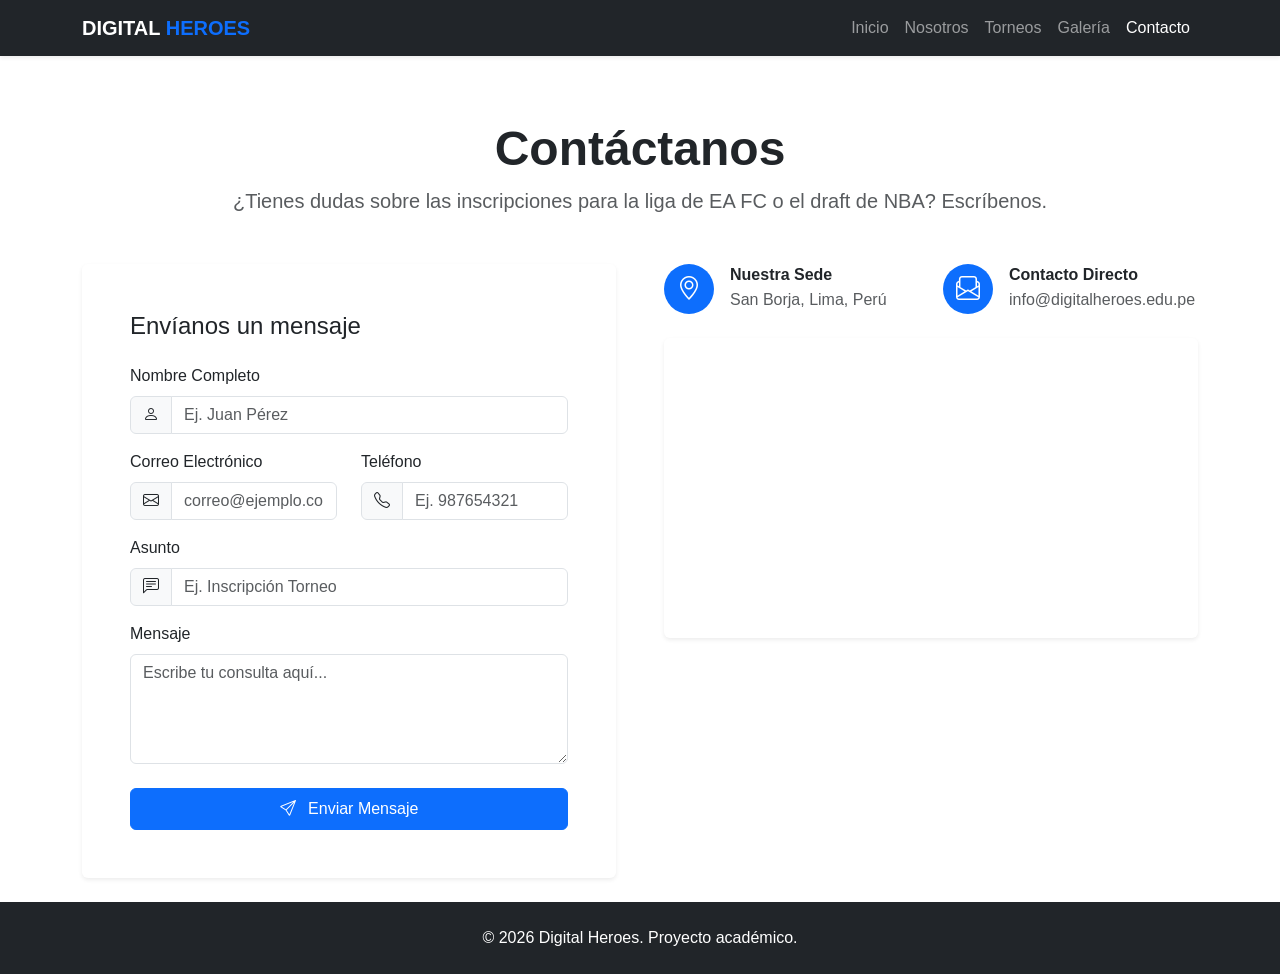
<file: contacto.html>
<!DOCTYPE html>
<html lang="es">
<head>
    <meta charset="UTF-8">
    <meta name="viewport" content="width=device-width, initial-scale=1.0">
    <title>Contacto | Digital Heroes</title>
    
    <!-- Bootstrap 5 CSS -->
    <link href="https://cdn.jsdelivr.net/npm/bootstrap@5.3.2/dist/css/bootstrap.min.css" rel="stylesheet">
    <!-- Bootstrap Icons -->
    <link rel="stylesheet" href="https://cdn.jsdelivr.net/npm/bootstrap-icons@1.11.1/font/bootstrap-icons.css">
    <!-- CSS Personalizado -->
    <link rel="stylesheet" href="css/style.css">
</head>
<body class="d-flex flex-column min-vh-100">


    <header>
        <nav class="navbar navbar-expand-lg navbar-dark bg-dark fixed-top shadow-sm">
            <div class="container">
                <a class="navbar-brand text-uppercase fw-bold" href="index.html">Digital <span class="text-primary">Heroes</span></a>
                <button class="navbar-toggler" type="button" data-bs-toggle="collapse" data-bs-target="#navbarNav" aria-controls="navbarNav" aria-expanded="false" aria-label="Toggle navigation">
                    <span class="navbar-toggler-icon"></span>
                </button>
                <div class="collapse navbar-collapse" id="navbarNav">
                    <ul class="navbar-nav ms-auto">
                        <li class="nav-item"><a class="nav-link" href="index.html">Inicio</a></li>
                        <li class="nav-item"><a class="nav-link" href="nosotros.html">Nosotros</a></li>
                        <li class="nav-item"><a class="nav-link" href="servicios.html">Torneos</a></li>
                        <li class="nav-item"><a class="nav-link" href="galeria.html">Galería</a></li>
                        <!-- Active en la página actual -->
                        <li class="nav-item"><a class="nav-link active" aria-current="page" href="contacto.html">Contacto</a></li>
                    </ul>
                </div>
            </div>
        </nav>
    </header>

    <!-- CONTENIDO PRINCIPAL -->
    <main class="flex-grow-1 mt-5 pt-5">
        <section class="container py-4">
            
            <div class="text-center mb-5 animate-fade-in">
                <h1 class="display-5 fw-bold">Contáctanos</h1>
                <p class="lead text-muted">¿Tienes dudas sobre las inscripciones para la liga de EA FC o el draft de NBA? Escríbenos.</p>
            </div>

            
            <div class="row g-5">
                
                
                <div class="col-lg-6">
                    <div class="card shadow-sm border-0 h-100">
                        <div class="card-body p-4 p-md-5">
                            <h2 class="h4 mb-4">Envíanos un mensaje</h2>
                            
                            
                            <form id="contactForm" class="needs-validation" novalidate>
                                
                                <!-- Input: Texto -->
                                <div class="mb-3">
                                    <label for="nombre" class="form-label">Nombre Completo</label>
                                    <div class="input-group has-validation">
                                        <span class="input-group-text"><i class="bi bi-person"></i></span>
                                        <input type="text" class="form-control" id="nombre" placeholder="Ej. Juan Pérez" required minlength="3">
                                        <div class="invalid-feedback">Por favor ingresa tu nombre (mínimo 3 caracteres).</div>
                                    </div>
                                </div>

                                <div class="row mb-3">
                                    <!-- Input: Email -->
                                    <div class="col-md-6">
                                        <label for="correo" class="form-label">Correo Electrónico</label>
                                        <div class="input-group has-validation">
                                            <span class="input-group-text"><i class="bi bi-envelope"></i></span>
                                            <input type="email" class="form-control" id="correo" placeholder="correo@ejemplo.com" required>
                                            <div class="invalid-feedback">Ingresa un formato de correo válido.</div>
                                        </div>
                                    </div>
                                    <!-- Input: Teléfono -->
                                    <div class="col-md-6 mt-3 mt-md-0">
                                        <label for="telefono" class="form-label">Teléfono</label>
                                        <div class="input-group has-validation">
                                            <span class="input-group-text"><i class="bi bi-telephone"></i></span>
                                            <!-- Validación por patrón (9 dígitos) -->
                                            <input type="tel" class="form-control" id="telefono" placeholder="Ej. 987654321" pattern="[0-9]{9}" required>
                                            <div class="invalid-feedback">Ingresa un número de celular de 9 dígitos.</div>
                                        </div>
                                    </div>
                                </div>

                                <!-- Input: Texto -->
                                <div class="mb-3">
                                    <label for="asunto" class="form-label">Asunto</label>
                                    <div class="input-group has-validation">
                                        <span class="input-group-text"><i class="bi bi-chat-left-text"></i></span>
                                        <input type="text" class="form-control" id="asunto" placeholder="Ej. Inscripción Torneo" required>
                                        <div class="invalid-feedback">Por favor indica el asunto de tu mensaje.</div>
                                    </div>
                                </div>

                                <!-- Textarea -->
                                <div class="mb-4">
                                    <label for="mensaje" class="form-label">Mensaje</label>
                                    <textarea class="form-control" id="mensaje" rows="4" placeholder="Escribe tu consulta aquí..." required minlength="10"></textarea>
                                    <div class="invalid-feedback">El mensaje debe tener al menos 10 caracteres.</div>
                                </div>

                                <!-- Botón con Ícono -->
                                <button type="submit" class="btn btn-primary w-100 py-2">
                                    <i class="bi bi-send me-2"></i> Enviar Mensaje
                                </button>
                            </form>
                        </div>
                    </div>
                </div>

                
                <div class="col-lg-6">
                    <!-- Tarjetas de Información -->
                    <div class="row g-4 mb-4">
                        <div class="col-sm-6">
                            <div class="d-flex align-items-center">
                                <div class="bg-primary text-white rounded-circle d-flex align-items-center justify-content-center me-3" style="width: 50px; height: 50px;">
                                    <i class="bi bi-geo-alt fs-4"></i>
                                </div>
                                <div>
                                    <h3 class="h6 mb-1 fw-bold">Nuestra Sede</h3>
                                    <p class="text-muted mb-0">San Borja, Lima, Perú</p>
                                </div>
                            </div>
                        </div>
                        <div class="col-sm-6">
                            <div class="d-flex align-items-center">
                                <div class="bg-primary text-white rounded-circle d-flex align-items-center justify-content-center me-3" style="width: 50px; height: 50px;">
                                    <i class="bi bi-envelope-paper fs-4"></i>
                                </div>
                                <div>
                                    <h3 class="h6 mb-1 fw-bold">Contacto Directo</h3>
                                    <p class="text-muted mb-0">info@digitalheroes.edu.pe</p>
                                </div>
                            </div>
                        </div>
                    </div>

                    <!-- Google Maps Iframe -->
                    <div class="ratio ratio-16x9 shadow-sm rounded overflow-hidden">
                        <!-- Coordenadas centradas en San Borja -->
                        <iframe src="https://www.google.com/maps/embed?pb=!1m18!1m12!1m3!1m3!1d3901.328448834645!2d-77.00445698457002!3d-12.10264024653556!2m3!1f0!2f0!3f0!3m2!1i1024!2i768!4f13.1!3m3!1m2!1s0x9105c7df76f1c79b%3A0xc682f8d8b1e4c7d0!2sSan%20Borja%2C%20Lima!5e0!3m2!1ses-419!2spe!4v1698765432100!5m2!1ses-419!2spe" 
                        width="600" height="450" style="border:0;" allowfullscreen="" loading="lazy" referrerpolicy="no-referrer-when-downgrade"></iframe>
                    </div>
                </div>

            </div>
        </section>
    </main>

    
    <div class="toast-container position-fixed bottom-0 end-0 p-3">
        <div id="successToast" class="toast align-items-center text-bg-success border-0 shadow" role="alert" aria-live="assertive" aria-atomic="true">
            <div class="d-flex">
                <div class="toast-body">
                    <i class="bi bi-check-circle-fill me-2"></i> ¡Mensaje enviado con éxito! Nos comunicaremos contigo pronto.
                </div>
                <button type="button" class="btn-close btn-close-white me-2 m-auto" data-bs-dismiss="toast" aria-label="Close"></button>
            </div>
        </div>
    </div>

    <!-- FOOTER SEMÁNTICO -->
    <footer class="bg-dark text-white py-4 mt-auto">
        <div class="container text-center">
            <p class="mb-0">&copy; 2026 Digital Heroes. Proyecto académico.</p>
        </div>
    </footer>

    <!-- Scripts de Bootstrap y jQuery -->
    <script src="https://code.jquery.com/jquery-3.7.1.min.js"></script>
    <script src="https://cdn.jsdelivr.net/npm/bootstrap@5.3.2/dist/js/bootstrap.bundle.min.js"></script>
    
    <!-- Script Personalizado: Validación y Toast con jQuery -->
    <script>
        $(document).ready(function() {
            const form = document.getElementById('contactForm');
            
            // Lógica de Validación (Req 7 y 12)
            $(form).on('submit', function(event) {
                if (!form.checkValidity()) {
                    event.preventDefault();
                    event.stopPropagation();
                } else {
                    event.preventDefault(); // Previene que la página recargue al hacer submit
                    
                    // Dispara el Toast de Bootstrap (Req 10)
                    const toastEl = document.getElementById('successToast');
                    const toast = new bootstrap.Toast(toastEl);
                    toast.show();
                    
                    // Limpia el formulario simulando el envío
                    form.reset();
                    form.classList.remove('was-validated');
                    return; 
                }
                
                form.classList.add('was-validated');
            });
        });
    </script>
</body>
</html>
</file>
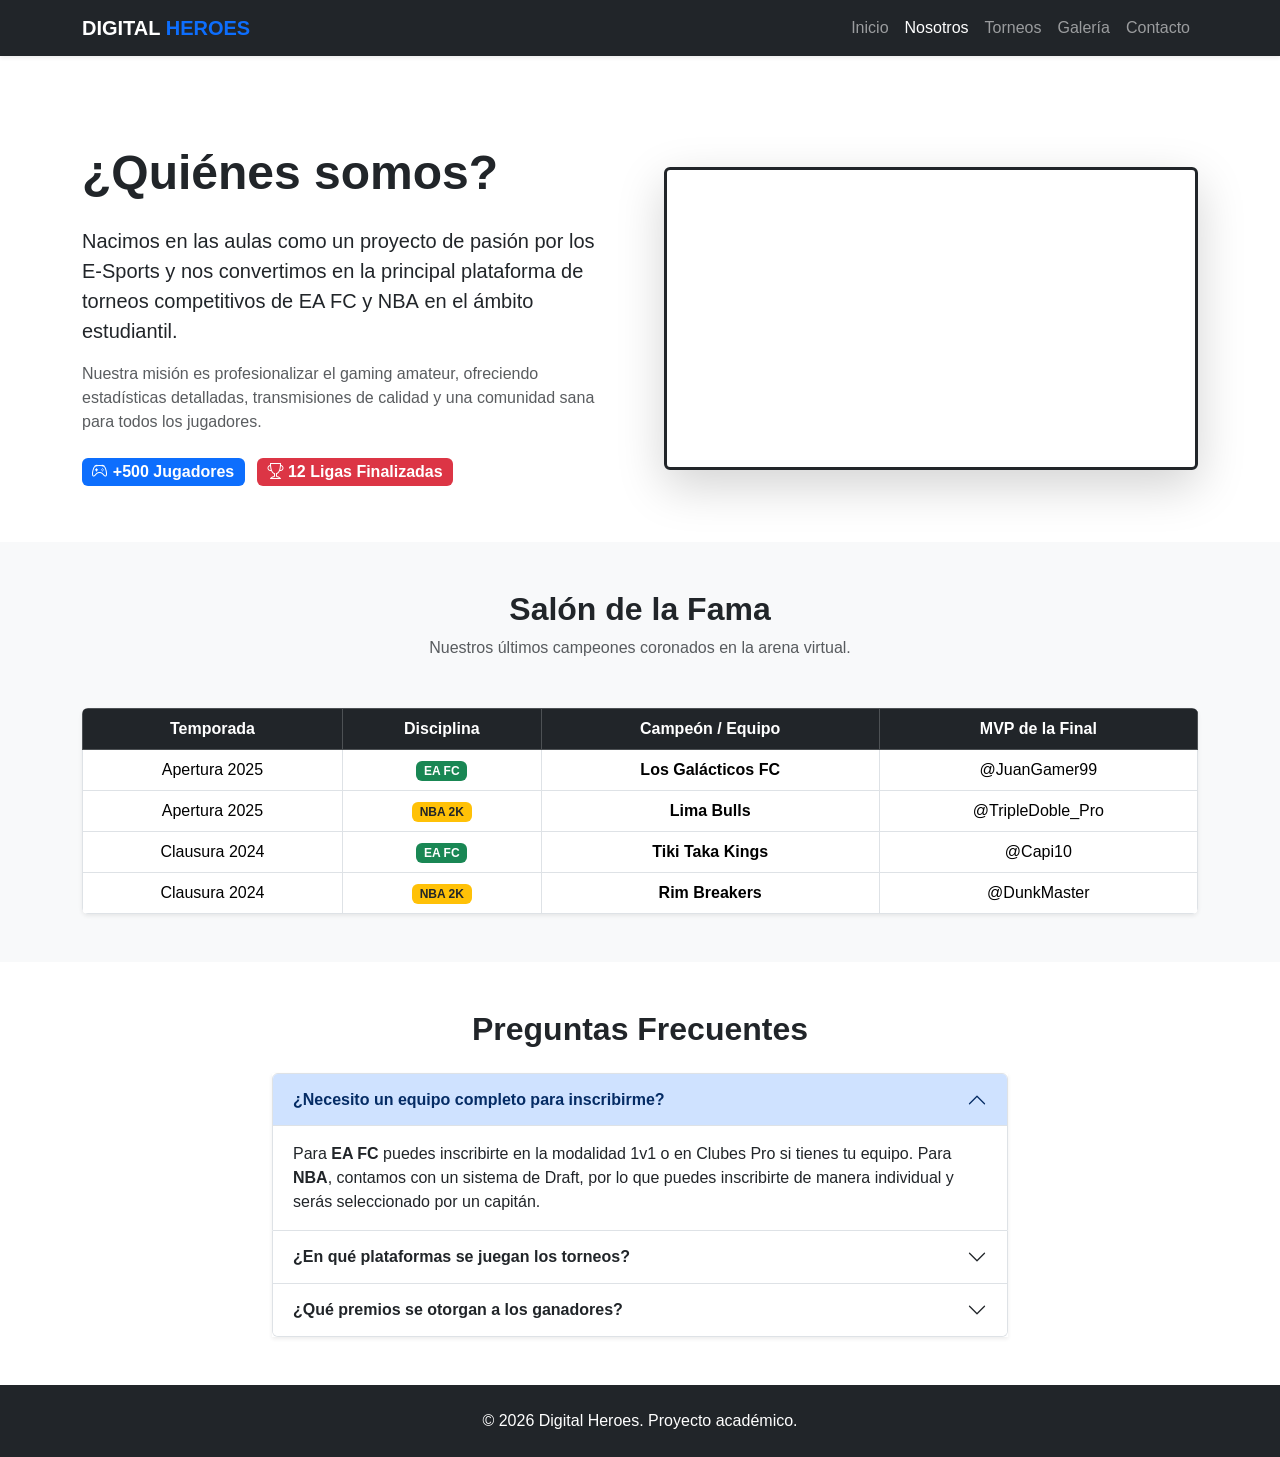
<file: nosotros.html>
<!DOCTYPE html>
<html lang="es">
<head>
    <meta charset="UTF-8">
    <meta name="viewport" content="width=device-width, initial-scale=1.0">
    <title>Nosotros | Digital Heroes</title>
    
    <!-- Bootstrap 5 CSS -->
    <link href="https://cdn.jsdelivr.net/npm/bootstrap@5.3.2/dist/css/bootstrap.min.css" rel="stylesheet">
    <!-- Bootstrap Icons -->
    <link rel="stylesheet" href="https://cdn.jsdelivr.net/npm/bootstrap-icons@1.11.1/font/bootstrap-icons.css">
    <!-- CSS Personalizado -->
    <link rel="stylesheet" href="css/style.css">
</head>
<body class="d-flex flex-column min-vh-100">

    
    <header>
        <nav class="navbar navbar-expand-lg navbar-dark bg-dark fixed-top shadow-sm">
            <div class="container">
                <a class="navbar-brand text-uppercase fw-bold" href="index.html">Digital <span class="text-primary">Heroes</span></a>
                <button class="navbar-toggler" type="button" data-bs-toggle="collapse" data-bs-target="#navbarNav" aria-controls="navbarNav" aria-expanded="false" aria-label="Toggle navigation">
                    <span class="navbar-toggler-icon"></span>
                </button>
                <div class="collapse navbar-collapse" id="navbarNav">
                    <ul class="navbar-nav ms-auto">
                        <li class="nav-item"><a class="nav-link" href="index.html">Inicio</a></li>
                        <!-- Active en la página actual -->
                        <li class="nav-item"><a class="nav-link active" aria-current="page" href="nosotros.html">Nosotros</a></li>
                        <li class="nav-item"><a class="nav-link" href="servicios.html">Torneos</a></li>
                        <li class="nav-item"><a class="nav-link" href="galeria.html">Galería</a></li>
                        <li class="nav-item"><a class="nav-link" href="contacto.html">Contacto</a></li>
                    </ul>
                </div>
            </div>
        </nav>
    </header>

    <main class="flex-grow-1 mt-5 pt-5">
        
        
        <section class="container py-5 animate-fade-in">
            <div class="row align-items-center g-5">
                <div class="col-lg-6">
                    <h1 class="display-5 fw-bold mb-4">¿Quiénes somos?</h1>
                    <p class="lead">Nacimos en las aulas como un proyecto de pasión por los E-Sports y nos convertimos en la principal plataforma de torneos competitivos de <strong>EA FC</strong> y <strong>NBA</strong> en el ámbito estudiantil.</p>
                    <p class="text-muted">Nuestra misión es profesionalizar el gaming amateur, ofreciendo estadísticas detalladas, transmisiones de calidad y una comunidad sana para todos los jugadores.</p>
                    
                    <!-- Componente Badge para resaltar -->
                    <div class="mt-4">
                        <span class="badge bg-primary fs-6 me-2 mb-2"><i class="bi bi-controller"></i> +500 Jugadores</span>
                        <span class="badge bg-danger fs-6 mb-2"><i class="bi bi-trophy"></i> 12 Ligas Finalizadas</span>
                    </div>
                </div>
                
                <!-- Video de YouTube Responsivo -->
                <div class="col-lg-6">
                    <div class="ratio ratio-16x9 shadow-lg rounded overflow-hidden border border-3 border-dark">
                        <!-- Puedes cambiar el src por un video real de tu elección -->
                        <iframe src="https://www.youtube.com/embed/z1HxeRuE22U?rel=0" title="Digital Heroes Trailer" allowfullscreen></iframe>
                    </div>
                </div>
            </div>
        </section>

        
        <section class="bg-light py-5">
            <div class="container">
                <div class="text-center mb-5">
                    <h2 class="fw-bold">Salón de la Fama</h2>
                    <p class="text-muted">Nuestros últimos campeones coronados en la arena virtual.</p>
                </div>

                <!-- Tabla Responsive con estilos de Bootstrap -->
                <div class="table-responsive shadow-sm rounded">
                    <table class="table table-hover table-bordered align-middle text-center mb-0 bg-white">
                        <thead class="table-dark">
                            <tr>
                                <th scope="col">Temporada</th>
                                <th scope="col">Disciplina</th>
                                <th scope="col">Campeón / Equipo</th>
                                <th scope="col">MVP de la Final</th>
                            </tr>
                        </thead>
                        <tbody>
                            <tr>
                                <td>Apertura 2025</td>
                                <td><span class="badge bg-success">EA FC</span></td>
                                <td class="fw-bold">Los Galácticos FC</td>
                                <td>@JuanGamer99</td>
                            </tr>
                            <tr>
                                <td>Apertura 2025</td>
                                <td><span class="badge bg-warning text-dark">NBA 2K</span></td>
                                <td class="fw-bold">Lima Bulls</td>
                                <td>@TripleDoble_Pro</td>
                            </tr>
                            <tr>
                                <td>Clausura 2024</td>
                                <td><span class="badge bg-success">EA FC</span></td>
                                <td class="fw-bold">Tiki Taka Kings</td>
                                <td>@Capi10</td>
                            </tr>
                            <tr>
                                <td>Clausura 2024</td>
                                <td><span class="badge bg-warning text-dark">NBA 2K</span></td>
                                <td class="fw-bold">Rim Breakers</td>
                                <td>@DunkMaster</td>
                            </tr>
                        </tbody>
                    </table>
                </div>
            </div>
        </section>

        
        <section class="container py-5">
            <div class="row justify-content-center">
                <div class="col-lg-8">
                    <div class="text-center mb-4">
                        <h2 class="fw-bold">Preguntas Frecuentes</h2>
                    </div>

                    <!-- Accordion de Bootstrap -->
                    <div class="accordion shadow-sm" id="faqAccordion">
                        
                        <!-- Pregunta 1 -->
                        <div class="accordion-item">
                            <h3 class="accordion-header" id="headingOne">
                                <button class="accordion-button fw-bold" type="button" data-bs-toggle="collapse" data-bs-target="#collapseOne" aria-expanded="true" aria-controls="collapseOne">
                                    ¿Necesito un equipo completo para inscribirme?
                                </button>
                            </h3>
                            <div id="collapseOne" class="accordion-collapse collapse show" aria-labelledby="headingOne" data-bs-parent="#faqAccordion">
                                <div class="accordion-body">
                                    Para <strong>EA FC</strong> puedes inscribirte en la modalidad 1v1 o en Clubes Pro si tienes tu equipo. Para <strong>NBA</strong>, contamos con un sistema de Draft, por lo que puedes inscribirte de manera individual y serás seleccionado por un capitán.
                                </div>
                            </div>
                        </div>

                        <!-- Pregunta 2 -->
                        <div class="accordion-item">
                            <h3 class="accordion-header" id="headingTwo">
                                <button class="accordion-button collapsed fw-bold" type="button" data-bs-toggle="collapse" data-bs-target="#collapseTwo" aria-expanded="false" aria-controls="collapseTwo">
                                    ¿En qué plataformas se juegan los torneos?
                                </button>
                            </h3>
                            <div id="collapseTwo" class="accordion-collapse collapse" aria-labelledby="headingTwo" data-bs-parent="#faqAccordion">
                                <div class="accordion-body">
                                    Todos nuestros torneos de la generación actual soportan <strong>Crossplay</strong>. Puedes participar jugando desde PlayStation 5, Xbox Series X/S o PC.
                                </div>
                            </div>
                        </div>

                        <!-- Pregunta 3 -->
                        <div class="accordion-item">
                            <h3 class="accordion-header" id="headingThree">
                                <button class="accordion-button collapsed fw-bold" type="button" data-bs-toggle="collapse" data-bs-target="#collapseThree" aria-expanded="false" aria-controls="collapseThree">
                                    ¿Qué premios se otorgan a los ganadores?
                                </button>
                            </h3>
                            <div id="collapseThree" class="accordion-collapse collapse" aria-labelledby="headingThree" data-bs-parent="#faqAccordion">
                                <div class="accordion-body">
                                    Los premios varían según la liga y la cantidad de inscritos. Generalmente incluyen <strong>Trofeos físicos, tarjetas de regalo (PSN/Xbox), periféricos gaming</strong> y el cupo asegurado (sin costo) para la siguiente temporada.
                                </div>
                            </div>
                        </div>

                    </div>
                </div>
            </div>
        </section>

    </main>

    <!-- FOOTER SEMÁNTICO -->
    <footer class="bg-dark text-white py-4 mt-auto">
        <div class="container text-center">
            <p class="mb-0">&copy; 2026 Digital Heroes. Proyecto académico.</p>
        </div>
    </footer>

    <!-- Scripts de Bootstrap y jQuery -->
    <script src="https://code.jquery.com/jquery-3.7.1.min.js"></script>
    <script src="https://cdn.jsdelivr.net/npm/bootstrap@5.3.2/dist/js/bootstrap.bundle.min.js"></script>
    <script src="js/main.js"></script>
</body>
</html>
</file>
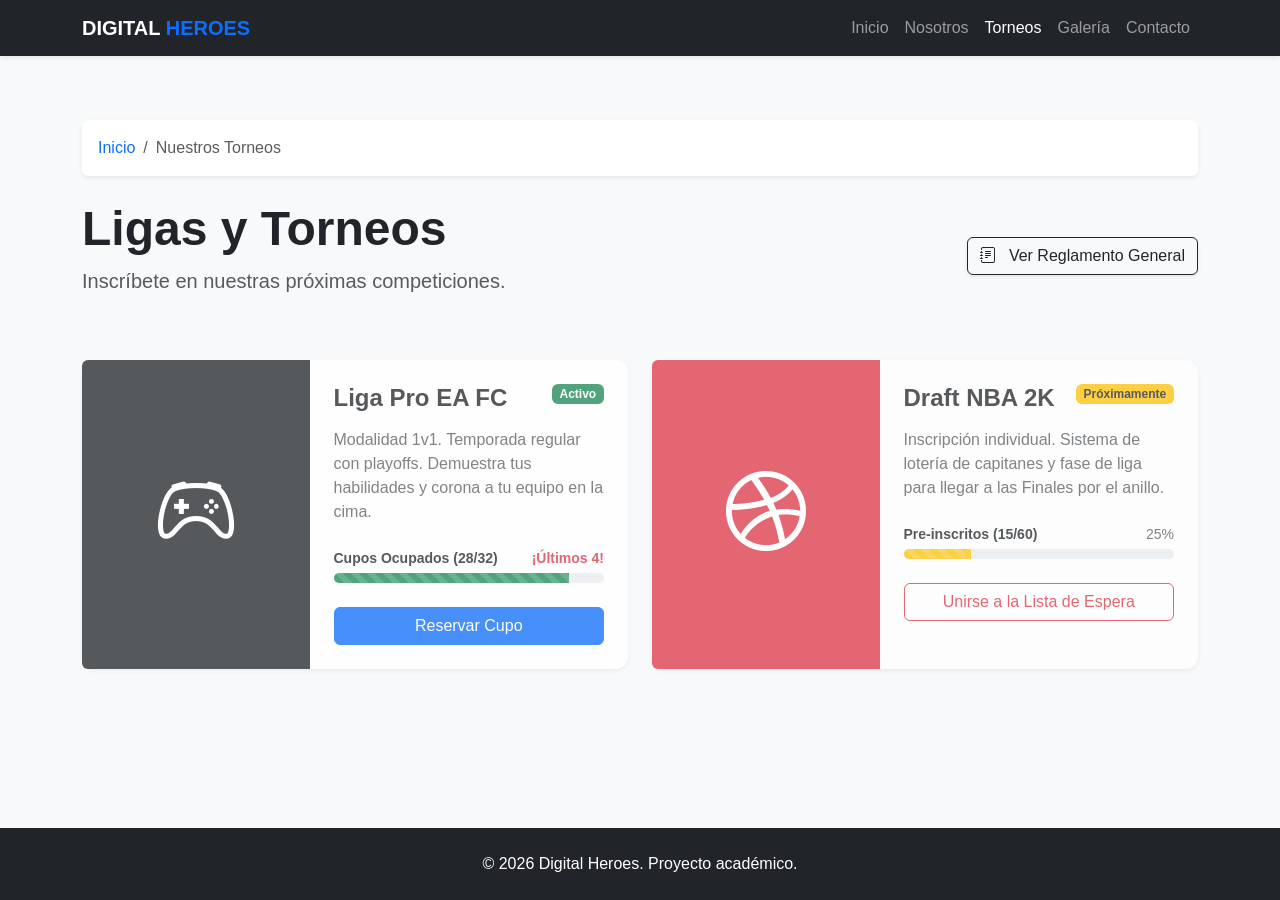
<file: servicios.html>
<!DOCTYPE html>
<html lang="es">
<head>
    <meta charset="UTF-8">
    <meta name="viewport" content="width=device-width, initial-scale=1.0">
    <title>Torneos | Digital Heroes</title>
    
    <!-- Bootstrap 5 CSS -->
    <link href="https://cdn.jsdelivr.net/npm/bootstrap@5.3.2/dist/css/bootstrap.min.css" rel="stylesheet">
    <!-- Bootstrap Icons -->
    <link rel="stylesheet" href="https://cdn.jsdelivr.net/npm/bootstrap-icons@1.11.1/font/bootstrap-icons.css">
    <!-- CSS Personalizado -->
    <link rel="stylesheet" href="css/style.css">
</head>
<body class="d-flex flex-column min-vh-100 bg-light">

    <!-- NAVEGACIÓN SEMÁNTICA (Req 2 y 5) -->
    <header>
        <nav class="navbar navbar-expand-lg navbar-dark bg-dark fixed-top shadow-sm">
            <div class="container">
                <a class="navbar-brand text-uppercase fw-bold" href="index.html">Digital <span class="text-primary">Heroes</span></a>
                <button class="navbar-toggler" type="button" data-bs-toggle="collapse" data-bs-target="#navbarNav">
                    <span class="navbar-toggler-icon"></span>
                </button>
                <div class="collapse navbar-collapse" id="navbarNav">
                    <ul class="navbar-nav ms-auto">
                        <li class="nav-item"><a class="nav-link" href="index.html">Inicio</a></li>
                        <li class="nav-item"><a class="nav-link" href="nosotros.html">Nosotros</a></li>
                        <!-- Active en la página actual -->
                        <li class="nav-item"><a class="nav-link active" aria-current="page" href="servicios.html">Torneos</a></li>
                        <li class="nav-item"><a class="nav-link" href="galeria.html">Galería</a></li>
                        <li class="nav-item"><a class="nav-link" href="contacto.html">Contacto</a></li>
                    </ul>
                </div>
            </div>
        </nav>
    </header>

    <main class="flex-grow-1 mt-5 pt-5">
        <div class="container py-4">
            
            <!-- COMPONENTE AVANZADO: BREADCRUMB (Req 10) -->
            <nav aria-label="breadcrumb" class="mb-4 animate-fade-in">
                <ol class="breadcrumb bg-white p-3 rounded shadow-sm">
                    <li class="breadcrumb-item"><a href="index.html" class="text-decoration-none">Inicio</a></li>
                    <li class="breadcrumb-item active" aria-current="page">Nuestros Torneos</li>
                </ol>
            </nav>

            <div class="d-flex justify-content-between align-items-center mb-5 animate-fade-in">
                <div>
                    <h1 class="display-5 fw-bold">Ligas y Torneos</h1>
                    <p class="lead text-muted">Inscríbete en nuestras próximas competiciones.</p>
                </div>
                <!-- BOTÓN OFFCANVAS (Req 9) -->
                <button class="btn btn-outline-dark shadow-sm" type="button" data-bs-toggle="offcanvas" data-bs-target="#reglamentoOffcanvas" aria-controls="reglamentoOffcanvas">
                    <i class="bi bi-journal-text me-2"></i> Ver Reglamento General
                </button>
            </div>

            <!-- CARDS DE SERVICIOS / TORNEOS (Req 9) -->
            <div class="row g-4">
                
                <!-- Torneo 1: EA FC -->
                <div class="col-lg-6">
                    <article class="card h-100 shadow-sm border-0 hover-card">
                        <div class="row g-0 h-100">
                            <!-- Imagen lateral para Desktop -->
                            <div class="col-md-5 bg-dark rounded-start d-flex align-items-center justify-content-center p-4">
                                <i class="bi bi-controller text-white" style="font-size: 5rem;"></i>
                            </div>
                            <div class="col-md-7">
                                <div class="card-body p-4">
                                    <div class="d-flex justify-content-between align-items-start mb-2">
                                        <h2 class="h4 card-title fw-bold">Liga Pro EA FC</h2>
                                        <span class="badge bg-success">Activo</span>
                                    </div>
                                    <p class="card-text text-muted mb-4">Modalidad 1v1. Temporada regular con playoffs. Demuestra tus habilidades y corona a tu equipo en la cima.</p>
                                    
                                    <!-- COMPONENTE AVANZADO: PROGRESS BAR (Req 10) -->
                                    <div class="mb-3">
                                        <div class="d-flex justify-content-between mb-1">
                                            <small class="fw-bold">Cupos Ocupados (28/32)</small>
                                            <small class="text-danger fw-bold">¡Últimos 4!</small>
                                        </div>
                                        <div class="progress" style="height: 10px;">
                                            <div class="progress-bar progress-bar-striped progress-bar-animated bg-success" role="progressbar" style="width: 87%" aria-valuenow="87" aria-valuemin="0" aria-valuemax="100"></div>
                                        </div>
                                    </div>

                                    <div class="d-grid mt-4">
                                        <a href="contacto.html" class="btn btn-primary">Reservar Cupo</a>
                                    </div>
                                </div>
                            </div>
                        </div>
                    </article>
                </div>

                <!-- Torneo 2: NBA 2K -->
                <div class="col-lg-6">
                    <article class="card h-100 shadow-sm border-0 hover-card">
                        <div class="row g-0 h-100">
                            <div class="col-md-5 bg-danger rounded-start d-flex align-items-center justify-content-center p-4">
                                <i class="bi bi-dribbble text-white" style="font-size: 5rem;"></i>
                            </div>
                            <div class="col-md-7">
                                <div class="card-body p-4">
                                    <div class="d-flex justify-content-between align-items-start mb-2">
                                        <h2 class="h4 card-title fw-bold">Draft NBA 2K</h2>
                                        <span class="badge bg-warning text-dark">Próximamente</span>
                                    </div>
                                    <p class="card-text text-muted mb-4">Inscripción individual. Sistema de lotería de capitanes y fase de liga para llegar a las Finales por el anillo.</p>
                                    
                                    <!-- Progress Bar -->
                                    <div class="mb-3">
                                        <div class="d-flex justify-content-between mb-1">
                                            <small class="fw-bold">Pre-inscritos (15/60)</small>
                                            <small class="text-muted">25%</small>
                                        </div>
                                        <div class="progress" style="height: 10px;">
                                            <div class="progress-bar progress-bar-striped bg-warning" role="progressbar" style="width: 25%" aria-valuenow="25" aria-valuemin="0" aria-valuemax="100"></div>
                                        </div>
                                    </div>

                                    <div class="d-grid mt-4">
                                        <a href="contacto.html" class="btn btn-outline-danger">Unirse a la Lista de Espera</a>
                                    </div>
                                </div>
                            </div>
                        </div>
                    </article>
                </div>

            </div>
        </div>
    </main>

    <!-- COMPONENTE: OFFCANVAS (Req 9) -->
    <div class="offcanvas offcanvas-end" tabindex="-1" id="reglamentoOffcanvas" aria-labelledby="reglamentoOffcanvasLabel">
        <div class="offcanvas-header bg-dark text-white">
            <h5 class="offcanvas-title" id="reglamentoOffcanvasLabel"><i class="bi bi-file-earmark-ruled me-2"></i> Reglamento General</h5>
            <button type="button" class="btn-close btn-close-white" data-bs-dismiss="offcanvas" aria-label="Close"></button>
        </div>
        <div class="offcanvas-body">
            <h6 class="fw-bold text-primary mb-3">1. Código de Conducta</h6>
            <p class="text-muted small">Digital Heroes mantiene una política de tolerancia cero ante comportamientos tóxicos, insultos o abandono de partidos (Rage Quit). Cualquier infracción resultará en suspensión.</p>
            
            <hr>
            
            <h6 class="fw-bold text-primary mb-3">2. Conexión y Lag</h6>
            <p class="text-muted small">Es responsabilidad de cada jugador contar con una conexión estable (preferiblemente cable LAN). Si un partido sufre desconexión antes del minuto 15, se reiniciará manteniendo el marcador previo.</p>

            <hr>

            <h6 class="fw-bold text-primary mb-3">3. Reporte de Resultados</h6>
            <p class="text-muted small">El ganador del encuentro debe tomar una captura de pantalla clara del marcador final y enviarla a la administración antes de la medianoche del día programado.</p>

            <div class="mt-5 d-grid">
                <button class="btn btn-dark" data-bs-dismiss="offcanvas">Entendido</button>
            </div>
        </div>
    </div>

    <!-- FOOTER SEMÁNTICO -->
    <footer class="bg-dark text-white py-4 mt-auto">
        <div class="container text-center">
            <p class="mb-0">&copy; 2026 Digital Heroes. Proyecto académico.</p>
        </div>
    </footer>

    <!-- Scripts -->
    <script src="https://code.jquery.com/jquery-3.7.1.min.js"></script>
    <script src="https://cdn.jsdelivr.net/npm/bootstrap@5.3.2/dist/js/bootstrap.bundle.min.js"></script>
    <script src="js/main.js"></script>
</body>
</html>
</file>
<file: css/style.css>
:root {
    --primary-color: #0d6efd;
    --dark-bg: #212529;
    --transition-speed: 0.3s;
}

body {
    font-family: 'Segoe UI', Roboto, Helvetica, Arial, sans-serif;
    display: flex;
    flex-direction: column;
    min-height: 100vh; /* Asegura que el footer quede abajo */
}


@keyframes fadeInDown {
    from {
        opacity: 0;
        transform: translateY(-20px);
    }
    to {
        opacity: 1;
        transform: translateY(0);
    }
}

.animate-fade-in {
    animation: fadeInDown 1s ease-out forwards;
}


.hover-card {
    transition: transform var(--transition-speed) ease, box-shadow var(--transition-speed) ease;
    border-radius: 12px; /* Border radius */
}

.hover-card:hover {
    transform: translateY(-10px);
    box-shadow: 0 1rem 3rem rgba(0,0,0,.175) !important; /* Sombras */
}


@media (max-width: 768px) {
    .display-3 {
        font-size: 2.5rem;
    }
}
</file>
